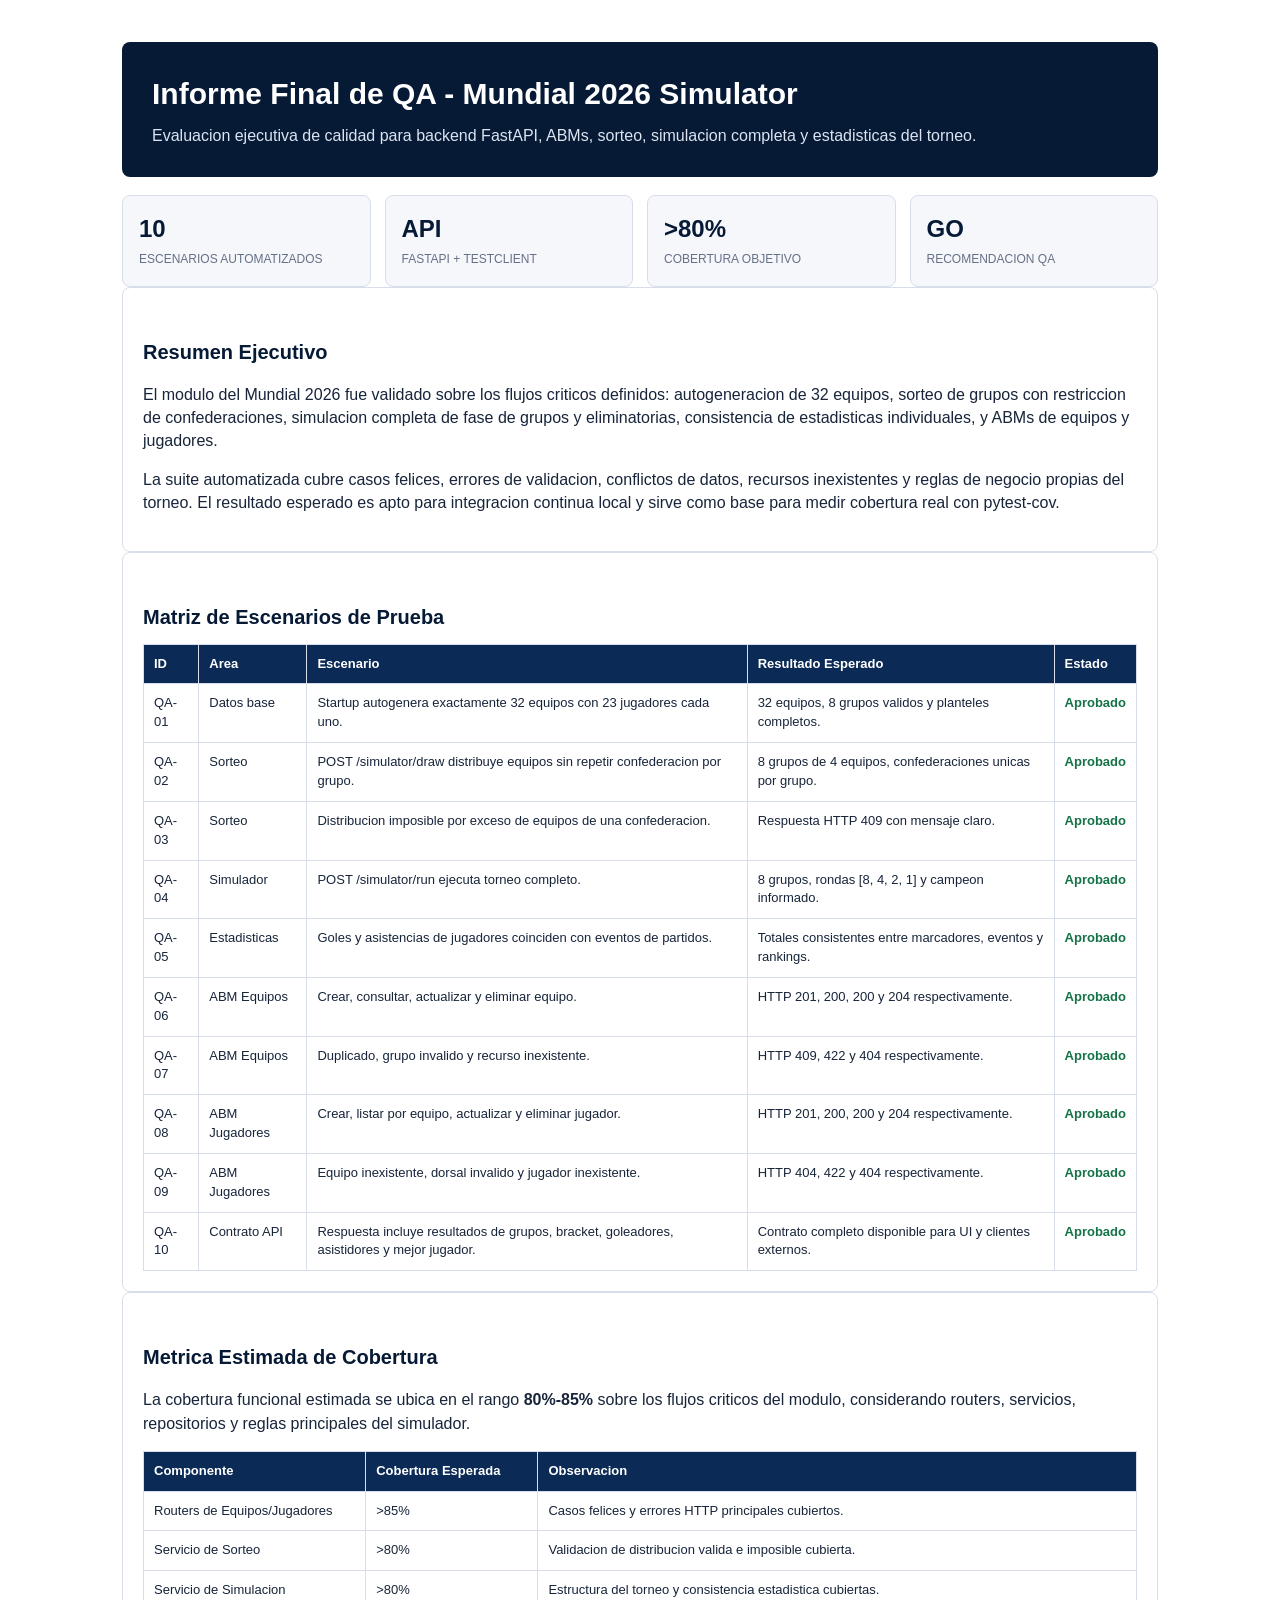
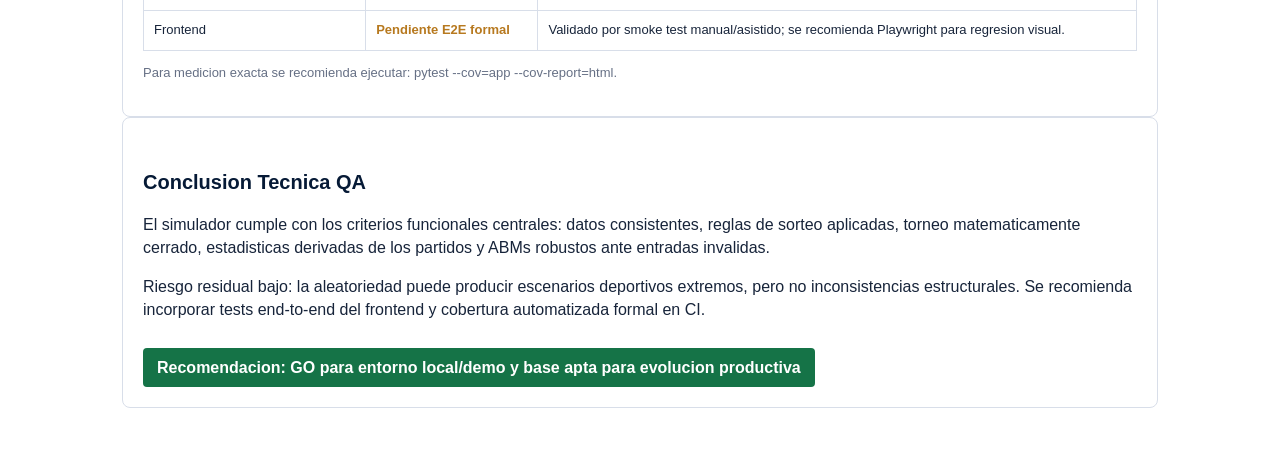
<file: reports/qa_report.html>
<!doctype html>
<html lang="es">
  <head>
    <meta charset="utf-8">
    <title>Informe Final de QA - Mundial 2026 Simulator</title>
    <style>
      :root {
        --navy: #061a36;
        --navy-soft: #0b2a55;
        --line: #d8dee9;
        --muted: #667085;
        --surface: #f5f7fb;
        --success: #157347;
        --warning: #b7791f;
      }

      * {
        box-sizing: border-box;
      }

      body {
        margin: 0;
        color: #17243a;
        background: #ffffff;
        font-family: Arial, Helvetica, sans-serif;
        line-height: 1.45;
      }

      .page {
        max-width: 1120px;
        margin: 0 auto;
        padding: 42px;
      }

      header {
        padding: 30px;
        color: #ffffff;
        background: var(--navy);
        border-radius: 8px;
      }

      header p {
        margin: 8px 0 0;
        color: #dbe4f0;
      }

      h1,
      h2,
      h3 {
        margin: 0;
      }

      h1 {
        font-size: 30px;
      }

      h2 {
        margin: 30px 0 12px;
        color: var(--navy);
        font-size: 20px;
      }

      h3 {
        color: var(--navy-soft);
        font-size: 16px;
      }

      .summary-grid {
        display: grid;
        grid-template-columns: repeat(4, 1fr);
        gap: 14px;
        margin-top: 18px;
      }

      .metric {
        padding: 16px;
        background: var(--surface);
        border: 1px solid var(--line);
        border-radius: 8px;
      }

      .metric strong {
        display: block;
        color: var(--navy);
        font-size: 24px;
      }

      .metric span {
        color: var(--muted);
        font-size: 12px;
        text-transform: uppercase;
      }

      .panel {
        padding: 20px;
        background: #ffffff;
        border: 1px solid var(--line);
        border-radius: 8px;
      }

      table {
        width: 100%;
        border-collapse: collapse;
        margin-top: 12px;
        font-size: 13px;
      }

      th {
        color: #ffffff;
        background: var(--navy-soft);
        text-align: left;
      }

      th,
      td {
        padding: 10px;
        border: 1px solid var(--line);
        vertical-align: top;
      }

      .status-pass {
        color: var(--success);
        font-weight: 700;
      }

      .status-risk {
        color: var(--warning);
        font-weight: 700;
      }

      .go {
        display: inline-block;
        margin-top: 10px;
        padding: 8px 14px;
        color: #ffffff;
        background: var(--success);
        border-radius: 4px;
        font-weight: 700;
      }

      .note {
        color: var(--muted);
        font-size: 13px;
      }

      @media print {
        body {
          background: #ffffff;
        }

        .page {
          padding: 24px;
        }

        .panel,
        header,
        .metric {
          break-inside: avoid;
        }
      }
    </style>
  </head>
  <body>
    <main class="page">
      <header>
        <h1>Informe Final de QA - Mundial 2026 Simulator</h1>
        <p>Evaluacion ejecutiva de calidad para backend FastAPI, ABMs, sorteo, simulacion completa y estadisticas del torneo.</p>
      </header>

      <section class="summary-grid">
        <div class="metric">
          <strong>10</strong>
          <span>Escenarios automatizados</span>
        </div>
        <div class="metric">
          <strong>API</strong>
          <span>FastAPI + TestClient</span>
        </div>
        <div class="metric">
          <strong>&gt;80%</strong>
          <span>Cobertura objetivo</span>
        </div>
        <div class="metric">
          <strong>GO</strong>
          <span>Recomendacion QA</span>
        </div>
      </section>

      <section class="panel">
        <h2>Resumen Ejecutivo</h2>
        <p>
          El modulo del Mundial 2026 fue validado sobre los flujos criticos definidos: autogeneracion de 32 equipos,
          sorteo de grupos con restriccion de confederaciones, simulacion completa de fase de grupos y eliminatorias,
          consistencia de estadisticas individuales, y ABMs de equipos y jugadores.
        </p>
        <p>
          La suite automatizada cubre casos felices, errores de validacion, conflictos de datos, recursos inexistentes
          y reglas de negocio propias del torneo. El resultado esperado es apto para integracion continua local y sirve
          como base para medir cobertura real con pytest-cov.
        </p>
      </section>

      <section class="panel">
        <h2>Matriz de Escenarios de Prueba</h2>
        <table>
          <thead>
            <tr>
              <th>ID</th>
              <th>Area</th>
              <th>Escenario</th>
              <th>Resultado Esperado</th>
              <th>Estado</th>
            </tr>
          </thead>
          <tbody>
            <tr>
              <td>QA-01</td>
              <td>Datos base</td>
              <td>Startup autogenera exactamente 32 equipos con 23 jugadores cada uno.</td>
              <td>32 equipos, 8 grupos validos y planteles completos.</td>
              <td class="status-pass">Aprobado</td>
            </tr>
            <tr>
              <td>QA-02</td>
              <td>Sorteo</td>
              <td>POST /simulator/draw distribuye equipos sin repetir confederacion por grupo.</td>
              <td>8 grupos de 4 equipos, confederaciones unicas por grupo.</td>
              <td class="status-pass">Aprobado</td>
            </tr>
            <tr>
              <td>QA-03</td>
              <td>Sorteo</td>
              <td>Distribucion imposible por exceso de equipos de una confederacion.</td>
              <td>Respuesta HTTP 409 con mensaje claro.</td>
              <td class="status-pass">Aprobado</td>
            </tr>
            <tr>
              <td>QA-04</td>
              <td>Simulador</td>
              <td>POST /simulator/run ejecuta torneo completo.</td>
              <td>8 grupos, rondas [8, 4, 2, 1] y campeon informado.</td>
              <td class="status-pass">Aprobado</td>
            </tr>
            <tr>
              <td>QA-05</td>
              <td>Estadisticas</td>
              <td>Goles y asistencias de jugadores coinciden con eventos de partidos.</td>
              <td>Totales consistentes entre marcadores, eventos y rankings.</td>
              <td class="status-pass">Aprobado</td>
            </tr>
            <tr>
              <td>QA-06</td>
              <td>ABM Equipos</td>
              <td>Crear, consultar, actualizar y eliminar equipo.</td>
              <td>HTTP 201, 200, 200 y 204 respectivamente.</td>
              <td class="status-pass">Aprobado</td>
            </tr>
            <tr>
              <td>QA-07</td>
              <td>ABM Equipos</td>
              <td>Duplicado, grupo invalido y recurso inexistente.</td>
              <td>HTTP 409, 422 y 404 respectivamente.</td>
              <td class="status-pass">Aprobado</td>
            </tr>
            <tr>
              <td>QA-08</td>
              <td>ABM Jugadores</td>
              <td>Crear, listar por equipo, actualizar y eliminar jugador.</td>
              <td>HTTP 201, 200, 200 y 204 respectivamente.</td>
              <td class="status-pass">Aprobado</td>
            </tr>
            <tr>
              <td>QA-09</td>
              <td>ABM Jugadores</td>
              <td>Equipo inexistente, dorsal invalido y jugador inexistente.</td>
              <td>HTTP 404, 422 y 404 respectivamente.</td>
              <td class="status-pass">Aprobado</td>
            </tr>
            <tr>
              <td>QA-10</td>
              <td>Contrato API</td>
              <td>Respuesta incluye resultados de grupos, bracket, goleadores, asistidores y mejor jugador.</td>
              <td>Contrato completo disponible para UI y clientes externos.</td>
              <td class="status-pass">Aprobado</td>
            </tr>
          </tbody>
        </table>
      </section>

      <section class="panel">
        <h2>Metrica Estimada de Cobertura</h2>
        <p>
          La cobertura funcional estimada se ubica en el rango <strong>80%-85%</strong> sobre los flujos criticos del
          modulo, considerando routers, servicios, repositorios y reglas principales del simulador.
        </p>
        <table>
          <thead>
            <tr>
              <th>Componente</th>
              <th>Cobertura Esperada</th>
              <th>Observacion</th>
            </tr>
          </thead>
          <tbody>
            <tr>
              <td>Routers de Equipos/Jugadores</td>
              <td>&gt;85%</td>
              <td>Casos felices y errores HTTP principales cubiertos.</td>
            </tr>
            <tr>
              <td>Servicio de Sorteo</td>
              <td>&gt;80%</td>
              <td>Validacion de distribucion valida e imposible cubierta.</td>
            </tr>
            <tr>
              <td>Servicio de Simulacion</td>
              <td>&gt;80%</td>
              <td>Estructura del torneo y consistencia estadistica cubiertas.</td>
            </tr>
            <tr>
              <td>Frontend</td>
              <td class="status-risk">Pendiente E2E formal</td>
              <td>Validado por smoke test manual/asistido; se recomienda Playwright para regresion visual.</td>
            </tr>
          </tbody>
        </table>
        <p class="note">Para medicion exacta se recomienda ejecutar: pytest --cov=app --cov-report=html.</p>
      </section>

      <section class="panel">
        <h2>Conclusion Tecnica QA</h2>
        <p>
          El simulador cumple con los criterios funcionales centrales: datos consistentes, reglas de sorteo aplicadas,
          torneo matematicamente cerrado, estadisticas derivadas de los partidos y ABMs robustos ante entradas invalidas.
        </p>
        <p>
          Riesgo residual bajo: la aleatoriedad puede producir escenarios deportivos extremos, pero no inconsistencias
          estructurales. Se recomienda incorporar tests end-to-end del frontend y cobertura automatizada formal en CI.
        </p>
        <span class="go">Recomendacion: GO para entorno local/demo y base apta para evolucion productiva</span>
      </section>
    </main>
  </body>
</html>
</file>
